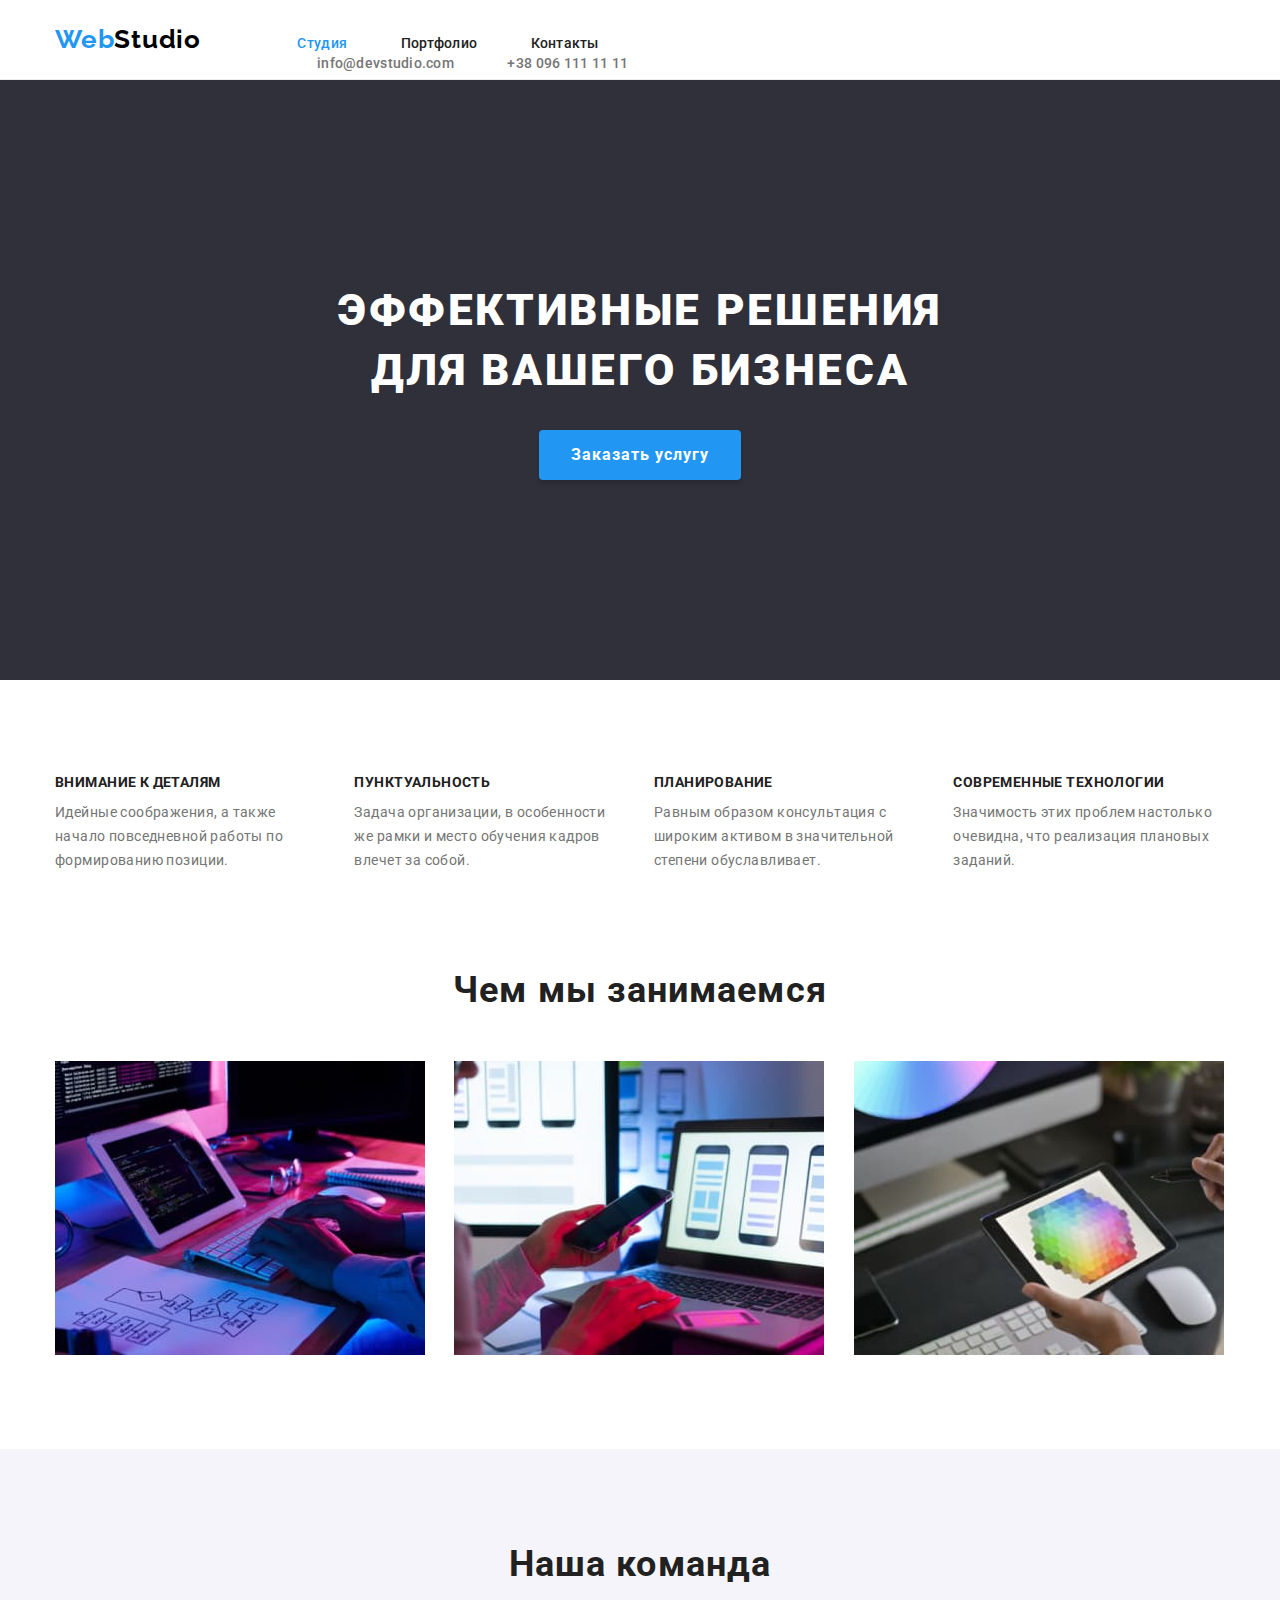
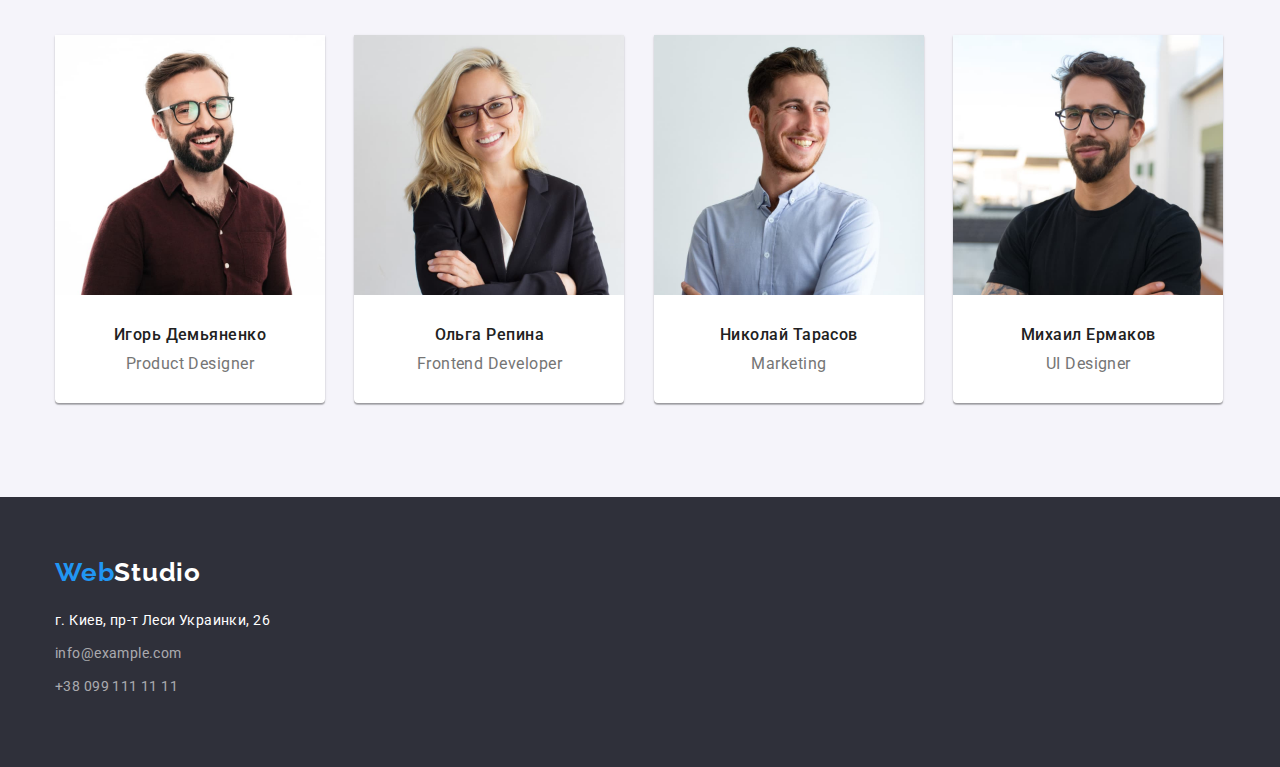
<file: index.html>
<!DOCTYPE html>
<html lang="en">
  <head>
    <meta charset="UTF-8" />
    <meta http-equiv="X-UA-Compatible" content="IE=edge" />
    <meta name="viewport" content="width=device-width, initial-scale=1.0" />
    <title>WebStudio</title>
    <link rel="stylesheet" href="./css/styles.css" />
  </head>
  <body>
    <div class="wrapper">
      <header class="page-header">
        <div class="container">
          <nav>
            <a class="logo" href="#"
              ><span class="logo-blue">Web</span>Studio</a
            >
            <ul class="site-nav">
              <li class="site-nav-line">
                <a href="./index.html" class="nav-link active">Студия</a>
              </li>
              <li class="site-nav-line">
                <a href="./portfolio.html" class="nav-link">Портфолио</a>
              </li>
              <li class="site-nav-line">
                <a href="#" class="nav-link">Контакты</a>
              </li>
            </ul>

            <ul class="contacts">
              <li class="contacts-line">
                <a href="mailto:info@devstudio.com" class="contacts-link"
                  >info@devstudio.com</a
                >
              </li>
              <li class="contacts-line">
                <a href="tel:+380961111111" class="contacts-link"
                  >+38 096 111 11 11</a
                >
              </li>
            </ul>
          </nav>
        </div>
      </header>
      <main>
        <section class="hero">
          <div class="container">
            <h1 class="hero-title">Эффективные решения для вашего бизнеса</h1>
            <button class="hero-button" type="button">Заказать услугу</button>
          </div>
        </section>
        <section class="features">
          <div class="container">
            <h2 class="visually-hidden">Наши особенности</h2>
            <ul class="features-descr">
              <li class="features-descr-line">
                <h3 class="features-title">Внимание к деталям</h3>
                <p class="features-title-text">
                  Идейные соображения, а также начало повседневной работы по
                  формированию позиции.
                </p>
              </li>
              <li class="features-descr-line">
                <h3 class="features-title">Пунктуальность</h3>
                <p class="features-title-text">
                  Задача организации, в особенности же рамки и место обучения
                  кадров влечет за собой.
                </p>
              </li>
              <li class="features-descr-line">
                <h3 class="features-title">Планирование</h3>
                <p class="features-title-text">
                  Равным образом консультация с широким активом в значительной
                  степени обуславливает.
                </p>
              </li>
              <li class="features-descr-line">
                <h3 class="features-title">Современные технологии</h3>
                <p class="features-title-text">
                  Значимость этих проблем настолько очевидна, что реализация
                  плановых заданий.
                </p>
              </li>
            </ul>
          </div>
        </section>
        <section class="speciality">
          <div class="container">
            <h2 class="speciality-title">Чем мы занимаемся</h2>
            <ul>
              <li class="speciality-list-item">
                <img src="./images/coding.jpg" alt="coding" width="370" />
              </li>
              <li class="speciality-list-item">
                <img src="./images/interface.jpg" alt="interface" width="370" />
              </li>
              <li class="speciality-list-item">
                <img src="./images/colors.jpg" alt="colors" width="370" />
              </li>
            </ul>
          </div>
        </section>

        <section class="team">
          <div class="container">
            <h2 class="team-title">Наша команда</h2>

            <ul class="team-list">
              <li class="team-list-item">
                <img
                  src="./images/ihor.jpg"
                  alt="ihor"
                  width="270"
                  class="team-list-item-img"
                />
                <h3 class="team-list-item-title">Игорь Демьяненко</h3>
                <p class="team-list-item-desc">Product Designer</p>
              </li>
              <li class="team-list-item">
                <img
                  class="team-list-item-img"
                  src="./images/olha.jpg"
                  alt="olha"
                  width="270"
                />
                <h3 class="team-list-item-title">Ольга Репина</h3>
                <p class="team-list-item-desc">Frontend Developer</p>
              </li>
              <li class="team-list-item">
                <img
                  class="team-list-item-img"
                  src="./images/nick.jpg"
                  alt="nick"
                  width="270"
                />
                <h3 class="team-list-item-title">Николай Тарасов</h3>
                <p class="team-list-item-desc">Marketing</p>
              </li>
              <li class="team-list-item">
                <img
                  class="team-list-item-img"
                  src="./images/miha.jpg"
                  alt="miha"
                  width="270"
                />
                <h3 class="team-list-item-title">Михаил Ермаков</h3>
                <p class="team-list-item-desc">UI Designer</p>
              </li>
            </ul>
          </div>
        </section>
      </main>

      <footer class="footer">
        <div class="container">
          <a class="footer-logo" href="#"
            ><span class="logo-blue">Web</span>Studio</a
          >
          <address class="address">
            <ul class="address-list">
              <li class="address-list-item">
                <a
                  class="address-list-item-map"
                  href="https://goo.gl/maps/neRJqiE3Unt3BaTm8"
                  target="_blank" rel="noopener nofollow noreferrer"
                  >г. Киев, пр-т Леси Украинки, 26</a
                >
              </li>
              <li class="address-list-item">
                <a class="address-list-item-link" href="mailto:info@example.com"
                  >info@example.com</a
                >
              </li>
              <li class="address-list-item">
                <a class="address-list-item-link" href="tel:+380991111111"
                  >+38 099 111 11 11</a
                >
              </li>
            </ul>
          </address>
        </div>
      </footer>
    </div>
  </body>
</html>
</file>
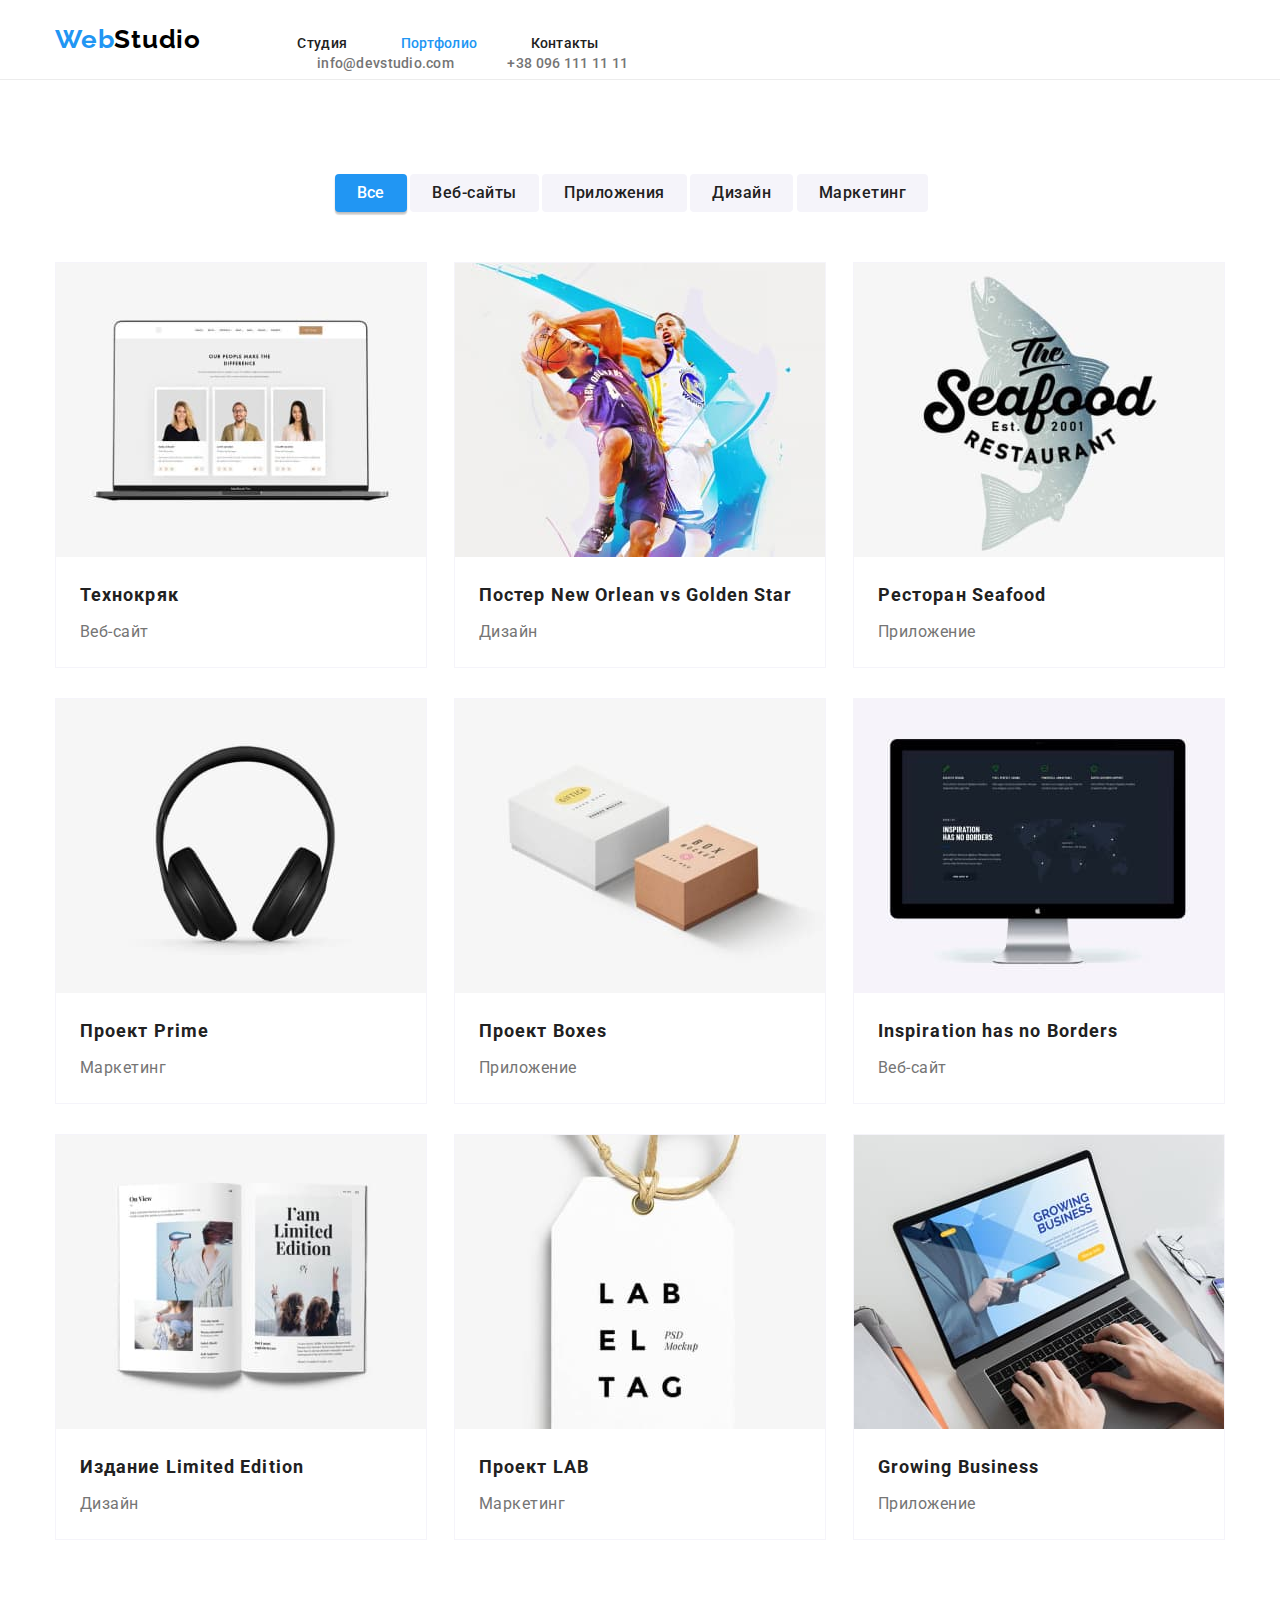
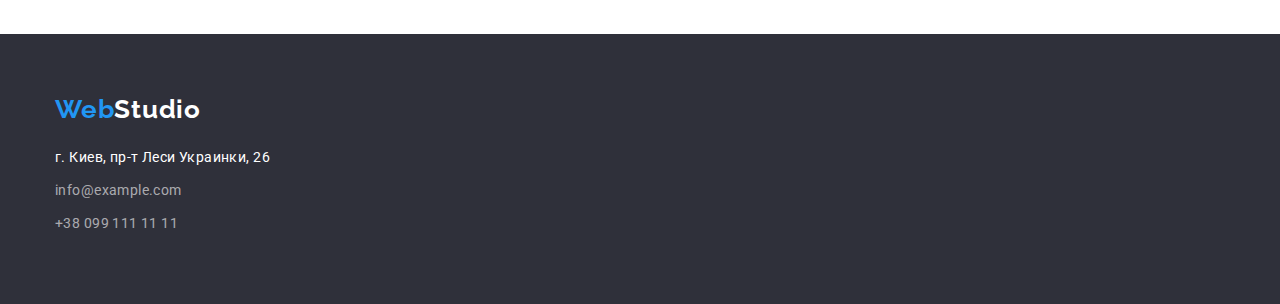
<file: portfolio.html>
<!DOCTYPE html>
<html lang="en">
  <head>
    <meta charset="UTF-8" />
    <meta http-equiv="X-UA-Compatible" content="IE=edge" />
    <meta name="viewport" content="width=device-width, initial-scale=1.0" />
    <title>Portfolio</title>
    <link rel="stylesheet" href="./css/styles.css" />
  </head>
  <body>
    <div class="wrapper">
      <header class="page-header">
        <div class="container">
          <nav>
            <a class="logo" href="#"
              ><span class="logo-blue">Web</span>Studio</a
            >
            <ul class="site-nav">
              <li class="site-nav-line">
                <a href="./index.html" class="nav-link">Студия</a>
              </li>
              <li class="site-nav-line">
                <a href="./portfolio.html" class="nav-link active">Портфолио</a>
              </li>
              <li class="site-nav-line">
                <a href="#" class="nav-link">Контакты</a>
              </li>
            </ul>

            <ul class="contacts">
              <li class="contacts-line">
                <a href="mailto:info@devstudio.com" class="contacts-link"
                  >info@devstudio.com</a
                >
              </li>
              <li class="contacts-line">
                <a href="tel:+380961111111" class="contacts-link"
                  >+38 096 111 11 11</a
                >
              </li>
            </ul>
          </nav>
        </div>
      </header>
      <main>
			<section class="works">
        <div class="buttons">
          <div class="container">
            <h1 class="visually-hidden">Кнопки навигации</h1>
            <ul class="buttons-list">
              <li class="buttons-list-item">
                <button class="buttons-list-button active-btn" type="button">
                  Все
                </button>
              </li>
              <li class="buttons-list-item">
                <button class="buttons-list-button" type="button">
                  Веб-сайты
                </button>
              </li>
              <li class="buttons-list-item">
                <button class="buttons-list-button" type="button">
                  Приложения
                </button>
              </li>
              <li class="buttons-list-item">
                <button class="buttons-list-button" type="button">
                  Дизайн
                </button>
              </li>
              <li class="buttons-list-item">
                <button class="buttons-list-button" type="button">
                  Маркетинг
                </button>
              </li>
            </ul>
          </div>
        </div>

        <div class="projects">
          <div class="container">
            <h2 class="visually-hidden">Проэкты</h2>
            <ul class="projects-list">
              <li class="projects-list-item">
                <img
                  class="projects-list-img"
                  src="./images/techno.jpg"
                  alt="technocrack"
                  width="370"
                />
                <div class="projects-list-text">
                  <h3 class="projects-list-title">Технокряк</h3>
                  <p class="projects-list-type">Веб-сайт</p>
                </div>
              </li>
              <li class="projects-list-item">
                <img
                  class="projects-list-img"
                  src="./images/poster.jpg"
                  alt="poster"
                  width="370"
                />
                <div class="projects-list-text">
                  <h3 class="projects-list-title">
                    Постер New Orlean vs Golden Star
                  </h3>
                  <p class="projects-list-type">Дизайн</p>
                </div>
              </li>
              <li class="projects-list-item">
                <img
                  class="projects-list-img"
                  src="./images/seafood.jpg"
                  alt="seafood"
                  width="370"
                />
                <div class="projects-list-text">
                  <h3 class="projects-list-title">Ресторан Seafood</h3>
                  <p class="projects-list-type">Приложение</p>
                </div>
              </li>
              <li class="projects-list-item">
                <img
                  class="projects-list-img"
                  src="./images/prime.jpg"
                  alt="prime"
                  width="370"
                />
                <div class="projects-list-text">
                  <h3 class="projects-list-title">Проект Prime</h3>
                  <p class="projects-list-type">Маркетинг</p>
                </div>
              </li>
              <li class="projects-list-item">
                <img
                  class="projects-list-img"
                  src="./images/boxes.jpg"
                  alt="boxes"
                  width="370"
                />
                <div class="projects-list-text">
                  <h3 class="projects-list-title">Проект Boxes</h3>
                  <p class="projects-list-type">Приложение</p>
                </div>
              </li>
              <li class="projects-list-item">
                <img
                  class="projects-list-img"
                  src="./images/inspiration.jpg"
                  alt="image"
                  width="370"
                />
                <div class="projects-list-text">
                  <h3 class="projects-list-title">
                    Inspiration has no Borders
                  </h3>
                  <p class="projects-list-type">Веб-сайт</p>
                </div>
              </li>
              <li class="projects-list-item">
                <img
                  class="projects-list-img"
                  src="./images/edition.jpg"
                  alt="image"
                  width="370"
                />
                <div class="projects-list-text">
                  <h3 class="projects-list-title">Издание Limited Edition</h3>
                  <p class="projects-list-type">Дизайн</p>
                </div>
              </li>
              <li class="projects-list-item">
                <img
                  class="projects-list-img"
                  src="./images/lab.jpg"
                  alt="image"
                  width="370"
                />
                <div class="projects-list-text">
                  <h3 class="projects-list-title">Проект LAB</h3>
                  <p class="projects-list-type">Маркетинг</p>
                </div>
              </li>
              <li class="projects-list-item">
                <img
                  class="projects-list-img"
                  src="./images/growing.jpg"
                  alt="image"
                  width="370"
                />
                <div class="projects-list-text">
                  <h3 class="projects-list-title">Growing Business</h3>
                  <p class="projects-list-type">Приложение</p>
                </div>
              </li>
            </ul>
          </div>
        </div>
		</section>
      </main>
      <footer class="footer">
        <div class="container">
          <a class="footer-logo" href="#"
            ><span class="logo-blue">Web</span>Studio</a
          >
          <address class="address">
            <ul class="address-list">
              <li class="address-list-item">
                <a
                  class="address-list-item-map"
                  href="https://goo.gl/maps/neRJqiE3Unt3BaTm8"
                  target="_blank"
                  >г. Киев, пр-т Леси Украинки, 26</a
                >
              </li>
              <li class="address-list-item">
                <a class="address-list-item-link" href="mailto:info@example.com"
                  >info@example.com</a
                >
              </li>
              <li class="address-list-item">
                <a class="address-list-item-link" href="tel:+380991111111"
                  >+38 099 111 11 11</a
                >
              </li>
            </ul>
          </address>
        </div>
      </footer>
    </div>
  </body>
</html>
</file>
<file: css/styles.css>
@import url('https://fonts.googleapis.com/css2?family=Raleway:wght@700&family=Roboto:wght@400;500;700;900&display=swap');

/*Null-Style*/
* {
  padding: 0;
  margin: 0;
  border: 0;
}

*,
*:before,
*:after {
  -moz-box-sizing: border-box;
  -webkit-box-sizing: border-box;
  box-sizing: border-box;
}

:focus,
:active {
  outline: none;
}

a:focus,
a:active {
  outline: none;
}

nav,
footer,
header,
aside {
  display: block;
}

html,
body {
  height: 100%;
  width: 100%;
  font-size: 100%;
  line-height: 1;
  font-size: 14px;
  -ms-text-size-adjust: 100%;
  -moz-text-size-adjust: 100%;
  -webkit-text-size-adjust: 100%;
}

input,
button,
textarea {
  font-family: inherit;
}

input::-ms-clear {
  display: none;
}

button {
  cursor: pointer;
}

button::-moz-focus-inner {
  padding: 0;
  border: 0;
}

a,
a:visited {
  text-decoration: none;
}

a:hover {
  text-decoration: none;
}

ul li {
  list-style: none;
}

img {
  vertical-align: top;
}

h1,
h2,
h3,
h4,
h5,
h6 {
  font-size: inherit;
  font-weight: 400;
}

.wrapper {
  min-height: 100%;
  overflow: hidden;
}

/* Created styles */
:root {
  --primary-text-color: #757575;
  --title-text-color: #212121;
  --accent: #2196f3;
  --section-color: #2f303a;
  --white: #ffffff;
  --black: #000000;
  --team-bckg: #f5f4fa;
  --footer-contacts: rgba(255, 255, 255, 0.6);
  --border-header: #ececec;
}

/* header */
body {
  font-family: 'Roboto', sans-serif;
  color: var(--primary-text-color);
  letter-spacing: 0.03em;
  background-color: var(--white);
}
.container {
  max-width: 1170px;
  width: 100%;
  margin: 0 auto;
}
.page-header {
  height: 80px;
  padding: 24px 0 25px 0;
  border-bottom: 1px solid var(--border-header);
}
.logo {
  font-family: 'Raleway';
  font-weight: 700;
  font-size: 26px;
  line-height: 31px;
  letter-spacing: 0.03em;
  color: var(--black);
  margin-right: 93px;
}
.logo-blue {
  color: var(--accent);
}
.site-nav,
.site-nav-line,
.contacts-line,
.contacts {
  display: inline-block;
}
.nav-link,
.contacts-link {
  font-weight: 500;
  font-size: 14px;
  line-height: 16px;
  letter-spacing: 0.02em;
}
.site-nav-line,
.contacts-line {
  margin-right: 50px;
}
.contacts-line:last-child {
  margin-right: 0;
}
.contacts {
  margin-left: 262px;
}
.nav-link {
  color: var(--title-text-color);
}
.contacts-link {
  color: var(--primary-text-color);
}
.nav-link:hover,
.nav-link:focus,
.contacts-link:hover,
.contacts-link:focus,
.address-list-item-link:hover,
.address-list-item-link:focus {
  color: var(--accent);
}
.active {
  color: var(--accent);
}

/* Hero */
.hero {
  background-color: var(--section-color);
  padding: 200px 0;
  text-align: center;
}
.hero-title {
  color: var(--white);

  font-weight: 900;
  font-size: 44px;
  line-height: 60px;
  width: 696px;
  margin: 0 auto;
  text-align: center;
  letter-spacing: 0.06em;
  text-transform: uppercase;
}
.hero-button {
  text-align: center;
  letter-spacing: 0.06em;
  color: var(--white);
  font-weight: 700;
  font-size: 16px;
  line-height: 30px;
  box-shadow: 0px 4px 4px rgba(0, 0, 0, 0.15);
  border-radius: 4px;
  background-color: var(--accent);
  padding: 10px 32px;
  margin-top: 30px;
}
.hero-button:hover,
.hero-button:focus {
  text-decoration: underline;
}
/* features */
.features-descr-line {
  display: inline-block;
  width: 270px;
  height: 101px;
  margin-right: 26px;
}
.features-descr-line:last-child {
  margin-right: 0;
}
.features-title {
  font-weight: 700;
  font-size: 14px;
  line-height: 16px;
  text-transform: uppercase;
  color: var(--title-text-color);
  margin-bottom: 10px;
}
.features-title-text {
  font-size: 14px;
  line-height: 24px;
  letter-spacing: 0.03em;
}
.features {
  padding-bottom: 94px;
  padding-top: 94px;
}
/* speciality */
.speciality-title {
  font-weight: 700;
  font-size: 36px;
  line-height: 42px;
  text-align: center;
  letter-spacing: 0.03em;
  color: var(--title-text-color);
  margin-bottom: 50px;
}
.speciality-list-item {
  display: inline-block;
  margin-right: 26px;
}
.speciality-list-item:last-child {
  margin-right: 0;
}
.speciality {
  padding-bottom: 94px;
}
/* team */
.team-title {
  font-weight: 700;
  font-size: 36px;
  line-height: 42px;
  text-align: center;
  letter-spacing: 0.03em;
  color: var(--title-text-color);
  margin-bottom: 50px;
  padding-top: 94px;
}
.team {
  background-color: var(--team-bckg);
  padding-bottom: 94px;
}
.team-list-item {
  display: inline-block;
  box-shadow: 0px 1px 3px rgba(0, 0, 0, 0.12), 0px 1px 1px rgba(0, 0, 0, 0.14),
    0px 2px 1px rgba(0, 0, 0, 0.2);
  border-radius: 0px 0px 4px 4px;
  background-color: var(--white);
  margin-right: 26px;
  text-align: center;
}
.team-list-item:last-child {
  margin-right: 0;
}
.team-list-item-title {
  font-weight: 500;
  font-size: 16px;
  line-height: 19px;
  letter-spacing: 0.03em;
  color: var(--title-text-color);
  margin: 30px 0 10px 0;
}
.team-list-item-desc {
  font-size: 16px;
  line-height: 19px;
  letter-spacing: 0.03em;
  padding-bottom: 30px;
}
/* footer */
.footer-logo {
  font-family: 'Raleway';
  font-weight: 700;
  font-size: 26px;
  line-height: 31px;
  letter-spacing: 0.03em;
  color: var(--white);
  display: inline-block;
  margin-bottom: 20px;
}
.footer {
  background-color: var(--section-color);
  padding: 60px 0;
}
.address {
  font-style: normal;
}
.address-list-item-map {
  color: var(--white);
  margin-bottom: 9px;
  display: inline-block;
  font-size: 14px;
  line-height: 24px;
  letter-spacing: 0.03em;
}
.address-list-item-link {
  color: var(--footer-contacts);
  margin-bottom: 9px;
  display: inline-block;
  font-size: 14px;
  line-height: 24px;
  letter-spacing: 0.03em;
}
/* buttons */
.buttons {
  width: 611px;
  margin: 0 auto;
  padding-top: 94px;
  padding-bottom: 50px;
}
.buttons-list-item {
  display: inline-block;
}
.buttons-list-button {
  font-weight: 500;
  font-size: 16px;
  line-height: 26px;
  text-align: center;
  letter-spacing: 0.03em;
  padding: 6px 22px;
  color: var(--title-text-color);
  border-radius: 4px;
  background-color: var(--team-bckg);
  margin-right: 8px;
  cursor: pointer;
}
.buttons-list-button:last-child {
  margin-right: 0;
}
.active-btn {
  box-shadow: 0px 3px 1px rgba(0, 0, 0, 0.1), 0px 1px 2px rgba(0, 0, 0, 0.08),
    0px 2px 2px rgba(0, 0, 0, 0.12);
  background-color: var(--accent);
  color: var(--white);
}
/* projects */
.projects {
  padding-bottom: 94px;
}
.projects-list {
  margin: 0 0 -30px 0;
  display: flex;
  justify-content: space-between;
  flex-wrap: wrap;
}
.projects-list-item {
  border: 1px solid var(--team-bckg);
  box-sizing: border-box;
  margin: 0 0 30px 0;
}
.projects-list-text {
  padding: 20px 24px;
}
.projects-list-title {
  font-weight: 700;
  font-size: 18px;
  line-height: 36px;
  letter-spacing: 0.06em;
  color: var(--title-text-color);
  margin-bottom: 4px;
}
.projects-list-type {
  font-size: 16px;
  line-height: 30px;
  letter-spacing: 0.03em;
}
.visually-hidden {
  position: absolute;
  width: 1px;
  height: 1px;
  margin: -1px;
  border: 0;
  padding: 0;

  white-space: nowrap;
  clip-path: inset(100%);
  clip: rect(0 0 0 0);
  overflow: hidden;
}
</file>
